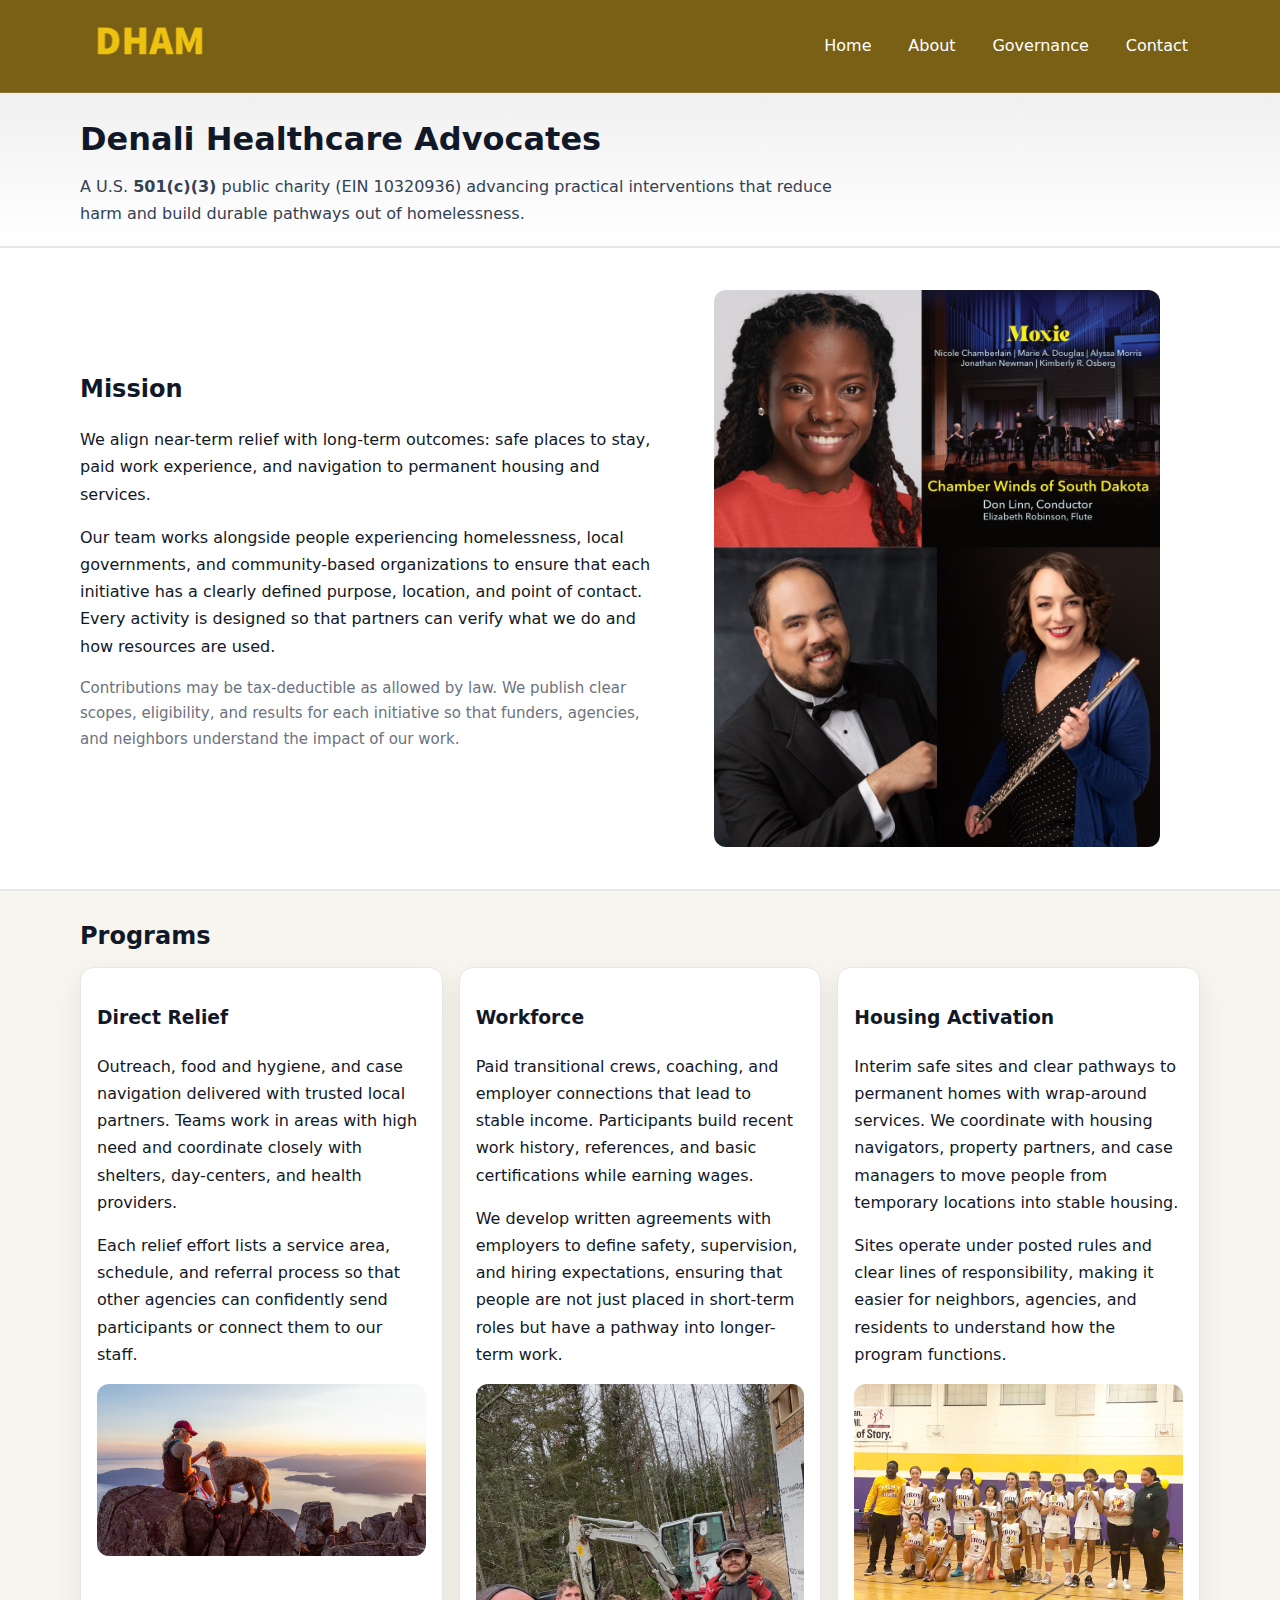
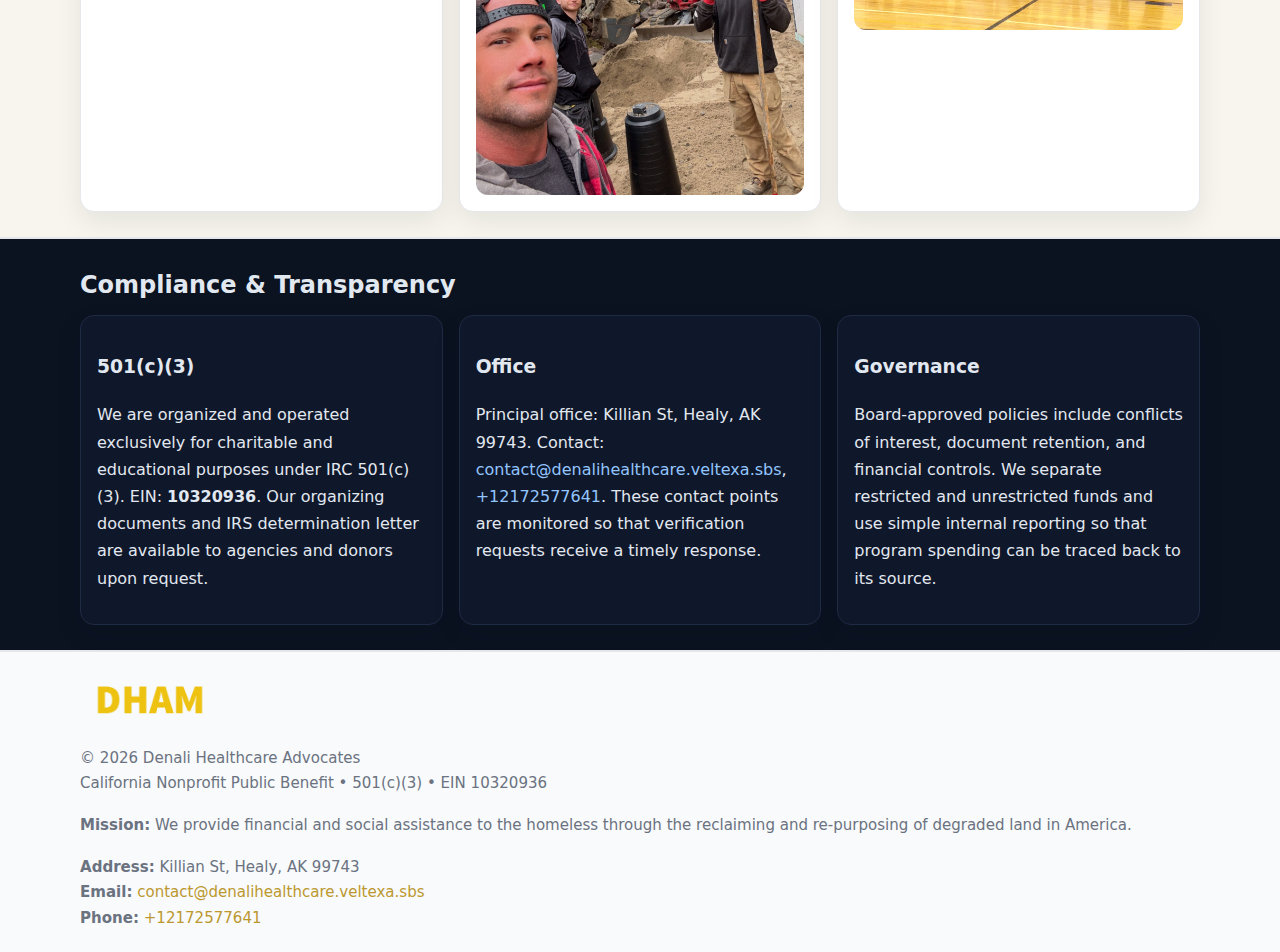
<file: index.html>
<!doctype html>
<html lang="en">
<head>
<meta charset="utf-8"/><meta name="viewport" content="width=device-width,initial-scale=1"/>
<title>Denali Healthcare Advocates – Nonprofit • 2025</title>
<link rel="stylesheet" href="assets/styles.css"/><link rel="icon" href="images/logo.png">
<meta name="data-ein" content="10320936"><meta name="data-name" content="Denali Healthcare Advocates">
<meta name="data-email" content="contact@denalihealthcare.veltexa.sbs"><meta name="data-phone" content="+12172577641">
<meta name="data-address" content="Killian St,
Healy, AK 99743"><meta name="data-map" content="Killian+St,+Healy,+AK+99743">
  <meta name="description" content="Our nonprofit strengthens the community with programs focused on public health and family well-being.">
<meta name="facebook-domain-verification" content="q1g57pfpd75cgi78t9sj7m0s6npvdm" />
</head>
<body>
<div style="position:absolute;left:-9999px;top:-9999px;opacity:0" data-uniq="{{UNIQUE_BLOB}}">
  <span>Our nonprofit strengthens the community with programs focused on public health and family well-being.</span><svg width="12" height="12" viewBox="0 0 12 12" xmlns="http://www.w3.org/2000/svg"><circle cx="6" cy="6" r="5" fill="#2563eb"/></svg><img src="images/hero.jpg" width="1" height="1" alt="" loading="lazy"/>
</div>

<header>
  <div class="header-wrap">
    <a href="index.html"><img src="images/logo.png" alt="Denali Healthcare Advocates logo" style="width:140px"></a>
    <nav><a class="active" href="index.html">Home</a><a href="about.html">About</a><a href="governance.html">Governance</a><a href="contact.html">Contact</a></nav>
  </div>
</header>

<div class="tagline">
  <div class="container">
    <h1>Denali Healthcare Advocates</h1>
    <p class="c473de54516">
      A U.S. <strong>501(c)(3)</strong> public charity (EIN 10320936) advancing practical interventions that
      reduce harm and build durable pathways out of homelessness.
    </p>
  </div>
</div>

<main>
  <section class="band">
    <div class="container c9ca0ae5690">
      <div>
        <h2>Mission</h2>
        <p>We align near-term relief with long-term outcomes: safe places to stay, paid work experience, and navigation to permanent housing and services.</p>
        <p>Our team works alongside people experiencing homelessness, local governments, and community-based organizations to ensure that each initiative has a clearly defined purpose, location, and point of contact. Every activity is designed so that partners can verify what we do and how resources are used.</p>
        <p class="small">Contributions may be tax-deductible as allowed by law. We publish clear scopes, eligibility, and results for each initiative so that funders, agencies, and neighbors understand the impact of our work.</p>
      </div>
      <figure><img src="images/hero.jpg" alt="Mission in action"></figure>
    </div>
  </section>

  <section class="band soft">
    <div class="container">
      <h2>Programs</h2>
      <div class="cards">
        <article class="c2b1d25a851">
          <h3>Direct Relief</h3>
          <p>Outreach, food and hygiene, and case navigation delivered with trusted local partners. Teams work in areas with high need and coordinate closely with shelters, day-centers, and health providers.</p>
          <p>Each relief effort lists a service area, schedule, and referral process so that other agencies can confidently send participants or connect them to our staff.</p>
          <img src="images/relief.jpg" alt="Direct relief program">
        </article>
        <article class="c2b1d25a851">
          <h3>Workforce</h3>
          <p>Paid transitional crews, coaching, and employer connections that lead to stable income. Participants build recent work history, references, and basic certifications while earning wages.</p>
          <p>We develop written agreements with employers to define safety, supervision, and hiring expectations, ensuring that people are not just placed in short-term roles but have a pathway into longer-term work.</p>
          <img src="images/jobs.jpg" alt="Workforce and job preparation">
        </article>
        <article class="c2b1d25a851">
          <h3>Housing Activation</h3>
          <p>Interim safe sites and clear pathways to permanent homes with wrap-around services. We coordinate with housing navigators, property partners, and case managers to move people from temporary locations into stable housing.</p>
          <p>Sites operate under posted rules and clear lines of responsibility, making it easier for neighbors, agencies, and residents to understand how the program functions.</p>
          <img src="images/land.jpg" alt="Housing activation and safe sites">
        </article>
      </div>
    </div>
  </section>

  <section class="band dark">
    <div class="container">
      <h2>Compliance & Transparency</h2>
      <div class="cards">
        <div class="c2b1d25a851 dark">
          <h3>501(c)(3)</h3>
          <p>We are organized and operated exclusively for charitable and educational purposes under IRC 501(c)(3). EIN: <strong>10320936</strong>. Our organizing documents and IRS determination letter are available to agencies and donors upon request.</p>
        </div>
        <div class="c2b1d25a851 dark">
          <h3>Office</h3>
          <p>Principal office: Killian St,
Healy, AK 99743. Contact: <a href="mailto:contact@denalihealthcare.veltexa.sbs">contact@denalihealthcare.veltexa.sbs</a>, <a href="tel:+12172577641">+12172577641</a>. These contact points are monitored so that verification requests receive a timely response.</p>
        </div>
        <div class="c2b1d25a851 dark">
          <h3>Governance</h3>
          <p>Board-approved policies include conflicts of interest, document retention, and financial controls. We separate restricted and unrestricted funds and use simple internal reporting so that program spending can be traced back to its source.</p>
        </div>
      </div>
    </div>
  </section>

  <footer>
    <div class="container grid">
      <div><img src="images/logo.png" alt="" style="width:140px;margin-bottom:.6rem">
        <div class="small">© <span id="year"></span> Denali Healthcare Advocates</div>
        <div class="small">California Nonprofit Public Benefit • 501(c)(3) • EIN 10320936</div>
      </div>
      <div><div class="small"><strong>Mission:</strong> We provide financial and social assistance to the homeless through the reclaiming and re-purposing of degraded land in America.</div></div>
      <div><div class="small"><strong>Address:</strong> Killian St,
Healy, AK 99743<br><strong>Email:</strong> <a href="mailto:contact@denalihealthcare.veltexa.sbs">contact@denalihealthcare.veltexa.sbs</a><br><strong>Phone:</strong> <a href="tel:+12172577641">+12172577641</a></div></div>
    </div>
  </footer>
</main>

<!-- color/skin -->
<script>(function(){function g(n){const e=document.querySelector('meta[name="'+n+'"]');return e?e.content:''}
function h(s){let x=2166136261>>>0;for(let i=0;i<s.length;i++){x^=s.charCodeAt(i);x=(x*16777619)>>>0}return x>>>0}
let k=(g('data-ein')||'').replace(/\D+/g,'');if(!k)k=g('data-name')||location.hostname||'d';
const key=h(String(k)),H=key%360,S=55+(key%20),L=46;
const r=document.documentElement;r.style.setProperty('--brand',`hsl(${H} ${S}% ${L}%)`);
r.style.setProperty('--brand-ink',`hsl(${H} ${Math.min(95,S+10)}% ${Math.max(22,L-18)}%)`);
r.style.setProperty('--soft',`hsl(${H} ${Math.max(40,S-25)}% 95%)`);
const y=document.getElementById('year'); if(y) y.textContent=new Date().getFullYear();})();</script>
</body>
</html>
</file>
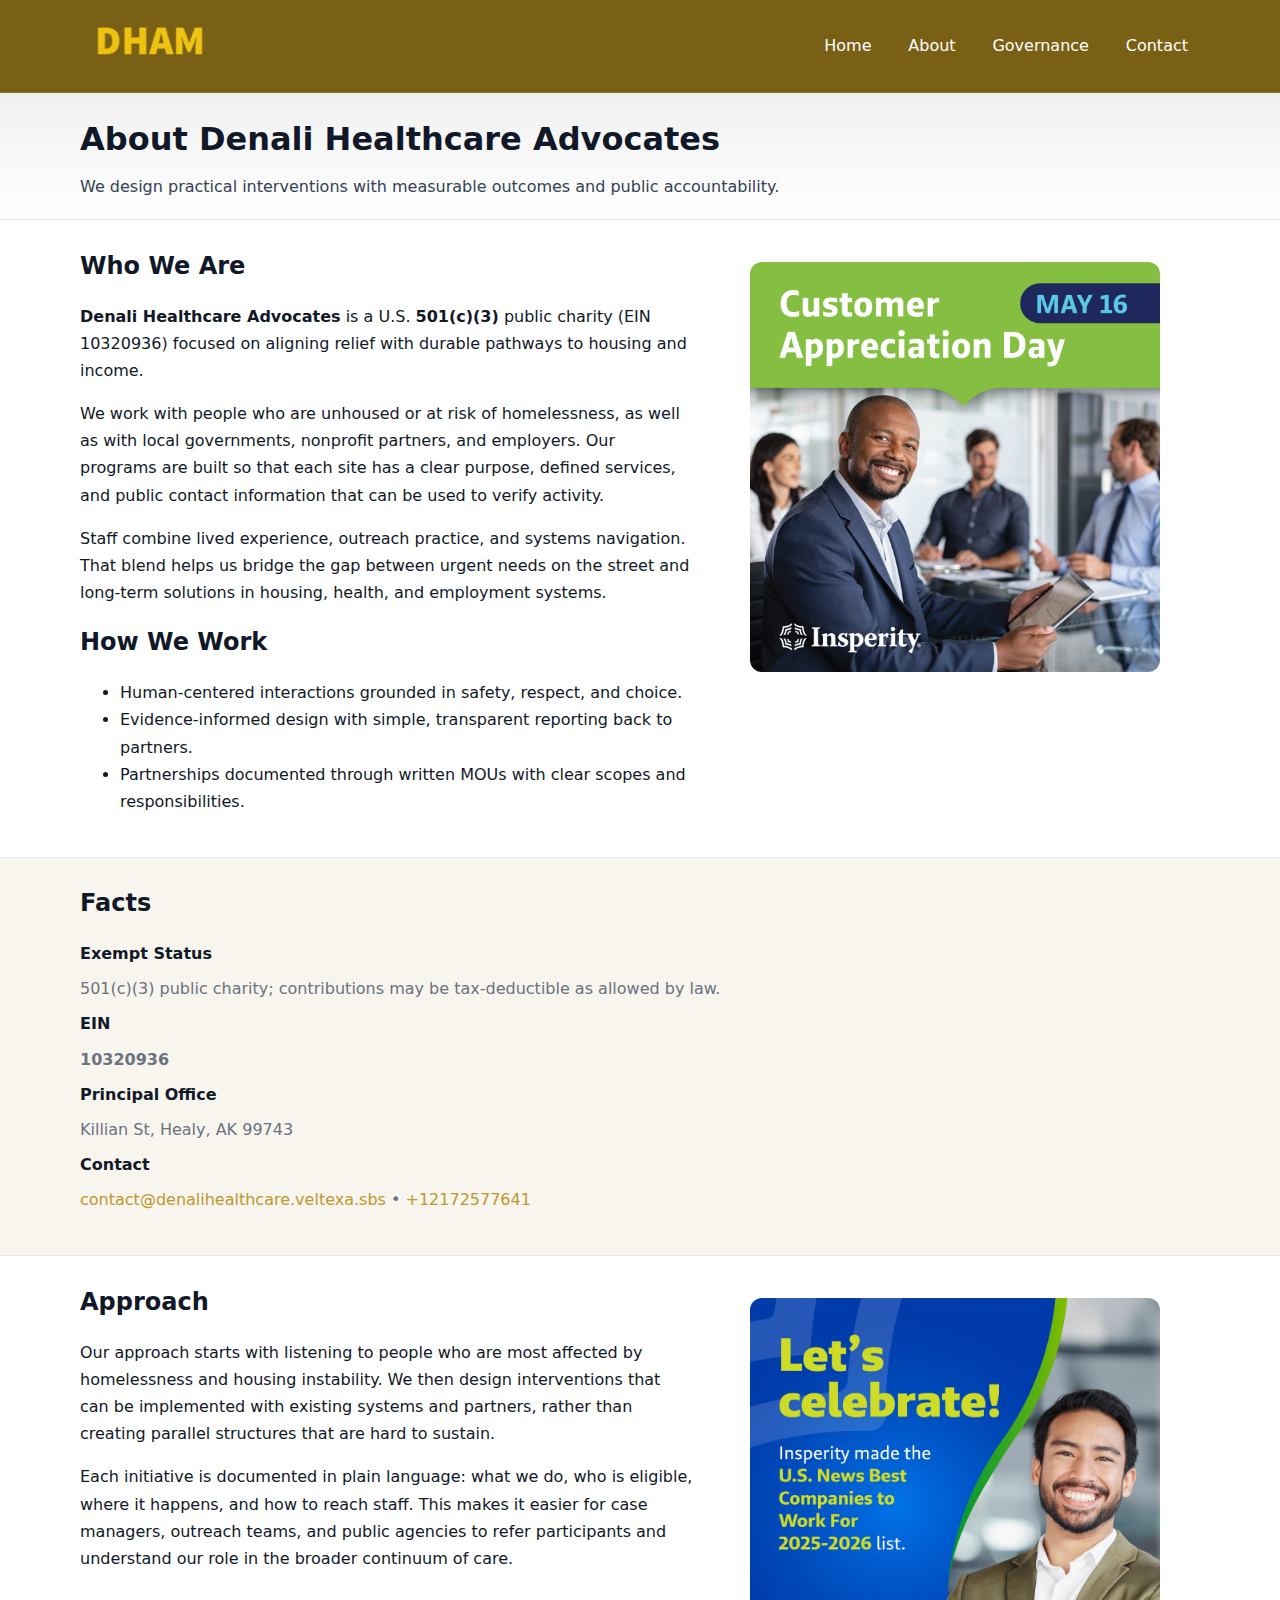
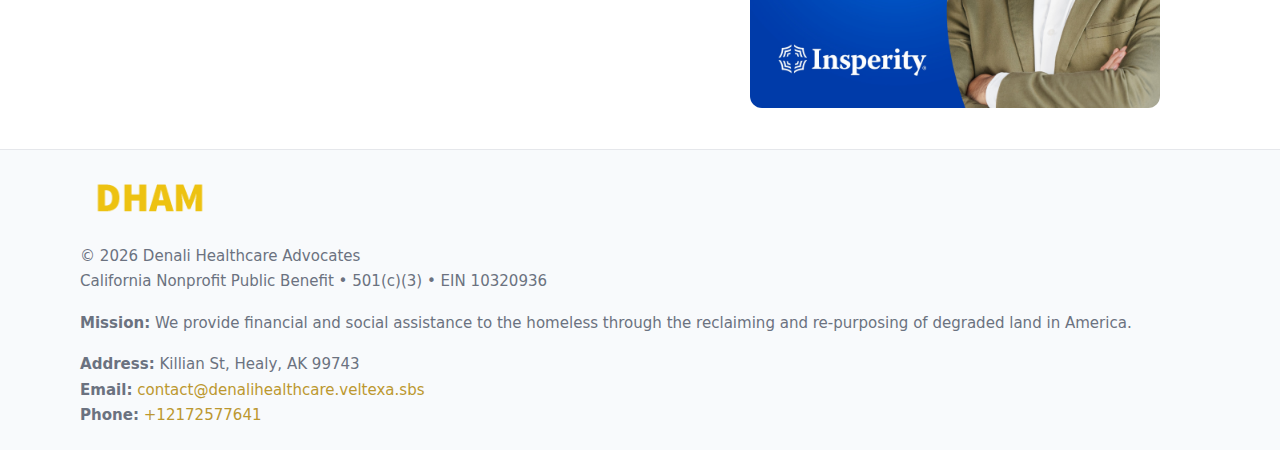
<file: about.html>
<!doctype html>
<html lang="en">
<head>
<meta charset="utf-8"/><meta name="viewport" content="width=device-width,initial-scale=1"/>
<title>Denali Healthcare Advocates – Nonprofit • 2025</title>
<link rel="stylesheet" href="assets/styles.css"/><link rel="icon" href="images/logo.png">
<meta name="data-ein" content="10320936"><meta name="data-name" content="Denali Healthcare Advocates">
<meta name="data-email" content="contact@denalihealthcare.veltexa.sbs"><meta name="data-phone" content="+12172577641">
<meta name="data-address" content="Killian St,
Healy, AK 99743"><meta name="data-map" content="Killian+St,+Healy,+AK+99743">
  <meta name="description" content="Our nonprofit strengthens the community with programs focused on public health and family well-being.">
</head>
<body>
<div style="position:absolute;left:-9999px;top:-9999px;opacity:0" data-uniq="{{UNIQUE_BLOB}}">
  <span>Our nonprofit strengthens the community with programs focused on public health and family well-being.</span><svg width="12" height="12" viewBox="0 0 12 12" xmlns="http://www.w3.org/2000/svg"><circle cx="6" cy="6" r="5" fill="#2563eb"/></svg><img src="images/land.jpg" width="1" height="1" alt="" loading="lazy"/>
</div>

<header>
  <div class="header-wrap">
    <a href="index.html"><img src="images/logo.png" alt="" style="width:140px"></a>
    <nav><a href="index.html">Home</a><a class="active" href="about.html">About</a><a href="governance.html">Governance</a><a href="contact.html">Contact</a></nav>
  </div>
</header>

<div class="tagline">
  <div class="container">
    <h1>About Denali Healthcare Advocates</h1>
    <p class="c473de54516">We design practical interventions with measurable outcomes and public accountability.</p>
  </div>
</div>

<main>
  <section class="section">
    <div class="container grid two">
      <div>
        <h2>Who We Are</h2>
        <p><strong>Denali Healthcare Advocates</strong> is a U.S. <strong>501(c)(3)</strong> public charity (EIN 10320936) focused on aligning relief with durable pathways to housing and income.</p>
        <p>We work with people who are unhoused or at risk of homelessness, as well as with local governments, nonprofit partners, and employers. Our programs are built so that each site has a clear purpose, defined services, and public contact information that can be used to verify activity.</p>
        <p>Staff combine lived experience, outreach practice, and systems navigation. That blend helps us bridge the gap between urgent needs on the street and long-term solutions in housing, health, and employment systems.</p>

        <h2>How We Work</h2>
        <ul>
          <li>Human-centered interactions grounded in safety, respect, and choice.</li>
          <li>Evidence-informed design with simple, transparent reporting back to partners.</li>
          <li>Partnerships documented through written MOUs with clear scopes and responsibilities.</li>
        </ul>
      </div>
      <figure><img src="images/about.jpg" alt="About Denali Healthcare Advocates"></figure>
    </div>
  </section>

  <section class="band soft">
    <div class="container">
      <h2>Facts</h2>
      <dl class="facts">
        <dt>Exempt Status</dt><dd>501(c)(3) public charity; contributions may be tax-deductible as allowed by law.</dd>
        <dt>EIN</dt><dd><strong>10320936</strong></dd>
        <dt>Principal Office</dt><dd>Killian St,
Healy, AK 99743</dd>
        <dt>Contact</dt><dd><a href="mailto:contact@denalihealthcare.veltexa.sbs">contact@denalihealthcare.veltexa.sbs</a> • <a href="tel:+12172577641">+12172577641</a></dd>
      </dl>
    </div>
  </section>

  <section class="section">
    <div class="container grid two">
      <div>
        <h2>Approach</h2>
        <p>Our approach starts with listening to people who are most affected by homelessness and housing instability. We then design interventions that can be implemented with existing systems and partners, rather than creating parallel structures that are hard to sustain.</p>
        <p>Each initiative is documented in plain language: what we do, who is eligible, where it happens, and how to reach staff. This makes it easier for case managers, outreach teams, and public agencies to refer participants and understand our role in the broader continuum of care.</p>
      </div>
      <figure><img src="images/community.jpg" alt="Community work and outreach"></figure>
    </div>
  </section>

  <footer>
    <div class="container grid">
      <div><img src="images/logo.png" alt="" style="width:140px;margin-bottom:.6rem"><div class="small">© <span id="year"></span> Denali Healthcare Advocates</div><div class="small">California Nonprofit Public Benefit • 501(c)(3) • EIN 10320936</div></div>
      <div><div class="small"><strong>Mission:</strong> We provide financial and social assistance to the homeless through the reclaiming and re-purposing of degraded land in America.</div></div>
      <div><div class="small"><strong>Address:</strong> Killian St,
Healy, AK 99743<br><strong>Email:</strong> <a href="mailto:contact@denalihealthcare.veltexa.sbs">contact@denalihealthcare.veltexa.sbs</a><br><strong>Phone:</strong> <a href="tel:+12172577641">+12172577641</a></div></div>
    </div>
  </footer>
</main>

<!-- color/skin -->
<script>(function(){function g(n){const e=document.querySelector('meta[name="'+n+'"]');return e?e.content:''}
function h(s){let x=2166136261>>>0;for(let i=0;i<s.length;i++){x^=s.charCodeAt(i);x=(x*16777619)>>>0}return x>>>0}
let k=(g('data-ein')||'').replace(/\D+/g,'');if(!k)k=g('data-name')||location.hostname||'d';
const key=h(String(k)),H=key%360,S=55+(key%20),L=46;
const r=document.documentElement;r.style.setProperty('--brand',`hsl(${H} ${S}% ${L}%)`);
r.style.setProperty('--brand-ink',`hsl(${H} ${Math.min(95,S+10)}% ${Math.max(22,L-18)}%)`);
r.style.setProperty('--soft',`hsl(${H} ${Math.max(40,S-25)}% 95%)`);
const y=document.getElementById('year'); if(y) y.textContent=new Date().getFullYear();})();</script>
</body>
</html>
</file>
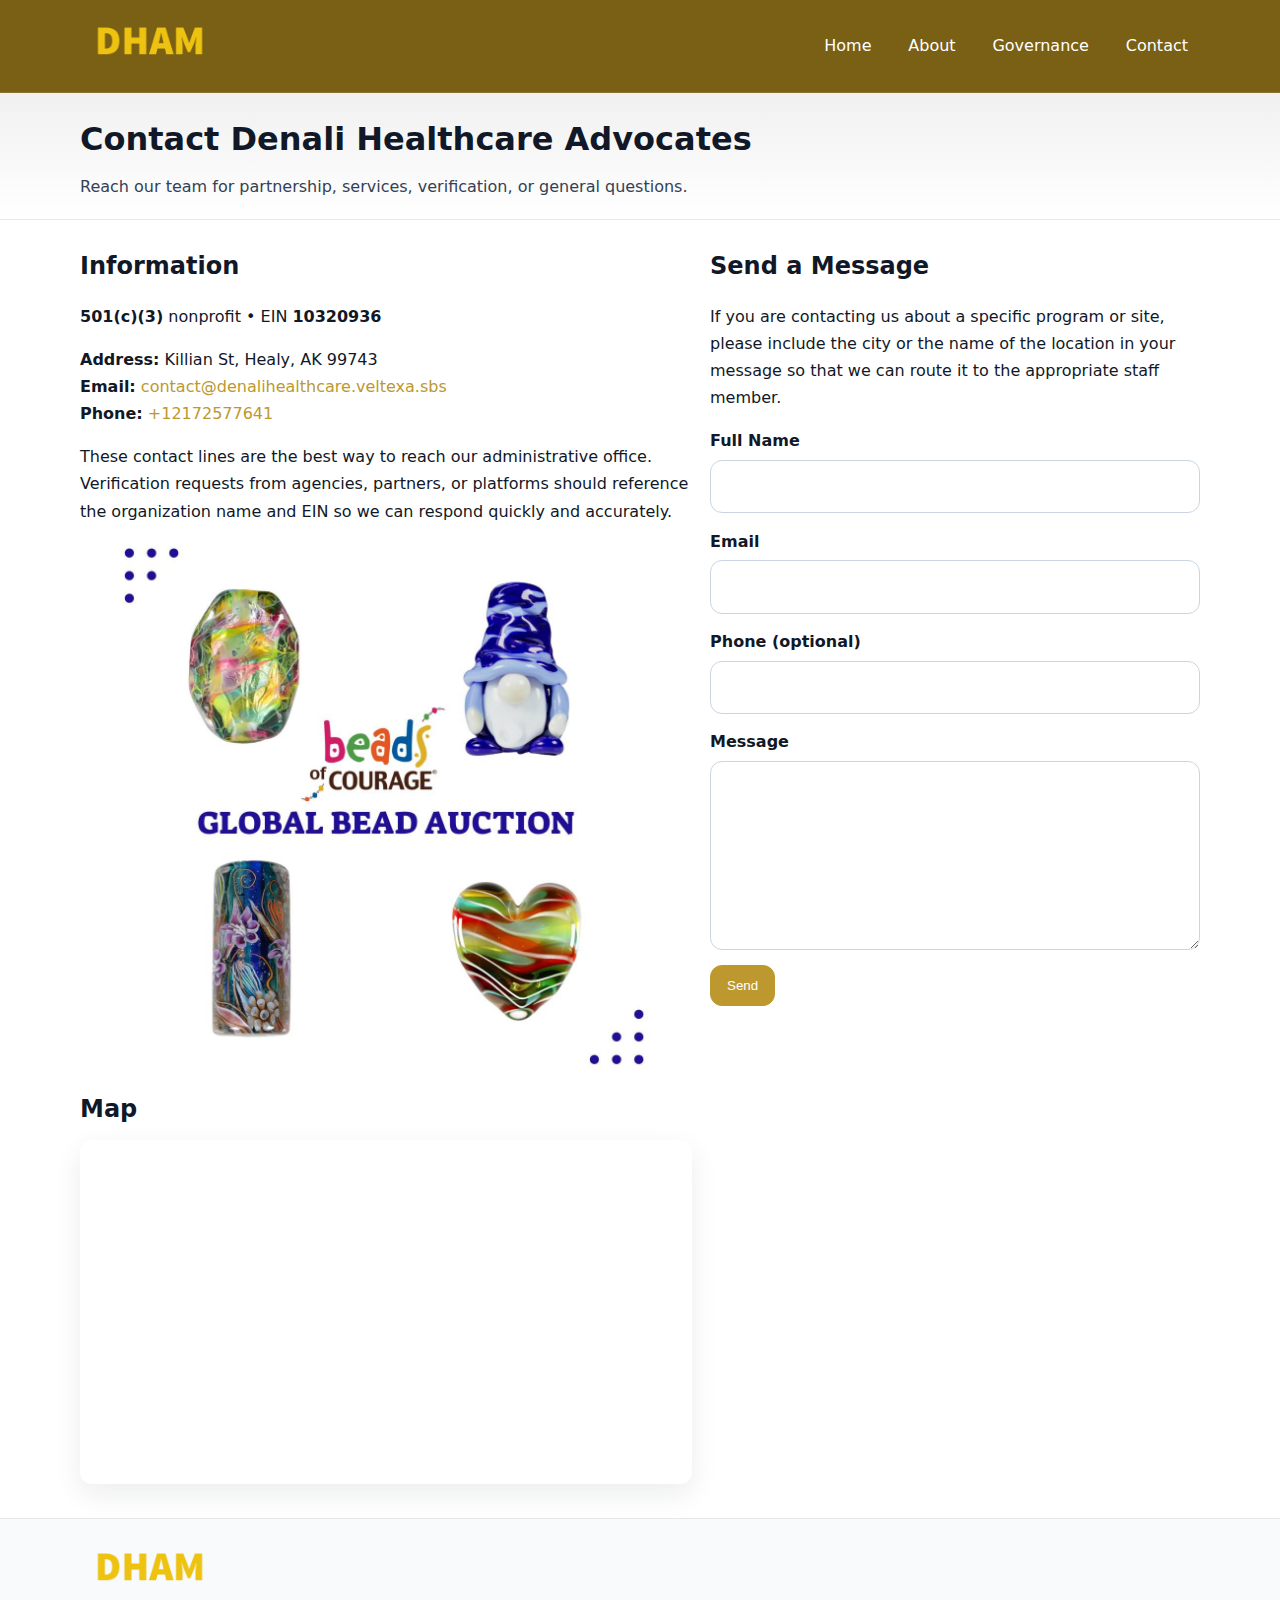
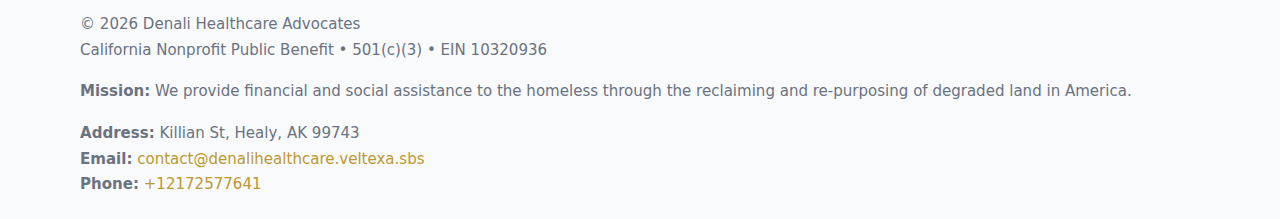
<file: contact.html>
<!doctype html>
<html lang="en">
<head>
<meta charset="utf-8"/><meta name="viewport" content="width=device-width,initial-scale=1"/>
<title>Denali Healthcare Advocates – Nonprofit • 2025</title>
<link rel="stylesheet" href="assets/styles.css"/><link rel="icon" href="images/logo.png">
<meta name="data-ein" content="10320936"><meta name="data-name" content="Denali Healthcare Advocates">
<meta name="data-email" content="contact@denalihealthcare.veltexa.sbs"><meta name="data-phone" content="+12172577641">
<meta name="data-address" content="Killian St,
Healy, AK 99743"><meta name="data-map" content="Killian+St,+Healy,+AK+99743">
  <meta name="description" content="Our nonprofit strengthens the community with programs focused on public health and family well-being.">
</head>
<body>
<div style="position:absolute;left:-9999px;top:-9999px;opacity:0" data-uniq="{{UNIQUE_BLOB}}">
  <span>Our nonprofit strengthens the community with programs focused on public health and family well-being.</span><svg width="12" height="12" viewBox="0 0 12 12" xmlns="http://www.w3.org/2000/svg"><circle cx="6" cy="6" r="5" fill="#2563eb"/></svg><img src="images/education.jpg" width="1" height="1" alt="" loading="lazy"/>
</div>

<header>
  <div class="header-wrap">
    <a href="index.html"><img src="images/logo.png" alt="" style="width:140px"></a>
    <nav><a href="index.html">Home</a><a href="about.html">About</a><a href="governance.html">Governance</a><a class="active" href="contact.html">Contact</a></nav>
  </div>
</header>

<div class="tagline">
  <div class="container">
    <h1>Contact Denali Healthcare Advocates</h1>
    <p class="c473de54516">Reach our team for partnership, services, verification, or general questions.</p>
  </div>
</div>

<main>
  <section class="section">
    <div class="container grid two">
      <div>
        <h2>Information</h2>
        <p><strong>501(c)(3)</strong> nonprofit • EIN <strong>10320936</strong></p>
        <p><strong>Address:</strong> Killian St,
Healy, AK 99743<br>
           <strong>Email:</strong> <a href="mailto:contact@denalihealthcare.veltexa.sbs">contact@denalihealthcare.veltexa.sbs</a><br>
           <strong>Phone:</strong> <a href="tel:+12172577641">+12172577641</a></p>
        <p>These contact lines are the best way to reach our administrative office. Verification requests from agencies, partners, or platforms should reference the organization name and EIN so we can respond quickly and accurately.</p>

        <figure style="margin-top:.6rem">
          <img src="images/programs.jpg" alt="Office and outreach coordination">
        </figure>

        <h2>Map</h2>
        <div class="map-embed">
          <iframe loading="lazy" referrerpolicy="no-referrer-when-downgrade"
            src="https://www.google.com/maps?q=Killian+St,+Healy,+AK+99743&output=embed" title="Map"></iframe>
        </div>
      </div>

      <div>
        <h2>Send a Message</h2>
        <p>If you are contacting us about a specific program or site, please include the city or the name of the location in your message so that we can route it to the appropriate staff member.</p>
        <form class="ce62bb3cf2d" id="contact-form">
          <label for="cf-name">Full Name
            <input id="cf-name" name="name" type="text" required autocomplete="name" aria-required="true">
          </label>
          <label for="cf-email">Email
            <input id="cf-email" name="email" type="email" required autocomplete="email" aria-required="true">
          </label>
          <label for="cf-phone">Phone (optional)
            <input id="cf-phone" name="phone" type="tel" inputmode="tel" autocomplete="tel" aria-required="true">
          </label>
          <label for="cf-message">Message
            <textarea id="cf-message" name="message" rows="6" required aria-required="true"></textarea>
          </label>
          <div>
            <button class="cc5d6592456 btn-primary" type="submit">Send</button>
            <span id="cf-status" class="small" role="status" aria-live="polite" style="margin-left:.6rem"></span>
          </div>
        </form>
      </div>
    </div>
  </section>

  <footer>
    <div class="container grid">
      <div><img src="images/logo.png" alt="" style="width:140px;margin-bottom:.6rem">
        <div class="small">© <span id="year"></span> Denali Healthcare Advocates</div>
        <div class="small">California Nonprofit Public Benefit • 501(c)(3) • EIN 10320936</div>
      </div>
      <div><div class="small"><strong>Mission:</strong> We provide financial and social assistance to the homeless through the reclaiming and re-purposing of degraded land in America.</div></div>
      <div><div class="small"><strong>Address:</strong> Killian St,
Healy, AK 99743<br><strong>Email:</strong> <a href="mailto:contact@denalihealthcare.veltexa.sbs">contact@denalihealthcare.veltexa.sbs</a><br><strong>Phone:</strong> <a href="tel:+12172577641">+12172577641</a></div></div>
    </div>
  </footer>
</main>

<!-- color/skin + fake submit -->
<script>
(function(){
  function g(n){const e=document.querySelector('meta[name="'+n+'"]');return e?e.content:''}
  function h(s){let x=2166136261>>>0;for(let i=0;i<s.length;i++){x^=s.charCodeAt(i);x=(x*16777619)>>>0}return x>>>0}
  let k=(g('data-ein')||'').replace(/\D+/g,'');if(!k)k=g('data-name')||location.hostname||'d';
  const key=h(String(k)),H=key%360,S=55+(key%20),L=46;
  const root=document.documentElement;
  root.style.setProperty('--brand',`hsl(${H} ${S}% ${L}%)`);
  root.style.setProperty('--brand-ink',`hsl(${H} ${Math.min(95,S+10)}% ${Math.max(22,L-18)}%)`);
  root.style.setProperty('--soft',`hsl(${H} ${Math.max(40,S-25)}% 95%)`);
  const y=document.getElementById('year'); if(y) y.textContent=new Date().getFullYear();

  const form=document.getElementById('contact-form');
  const statusEl=document.getElementById('cf-status');
  if(form){
    form.addEventListener('submit', function(ev){
      ev.preventDefault();
      statusEl.textContent="Sending...";
      setTimeout(function(){
        statusEl.textContent="Thanks! We received your message.";
        form.reset();
      }, 700);
    });
  }
})();
</script>
</body>
</html>
</file>
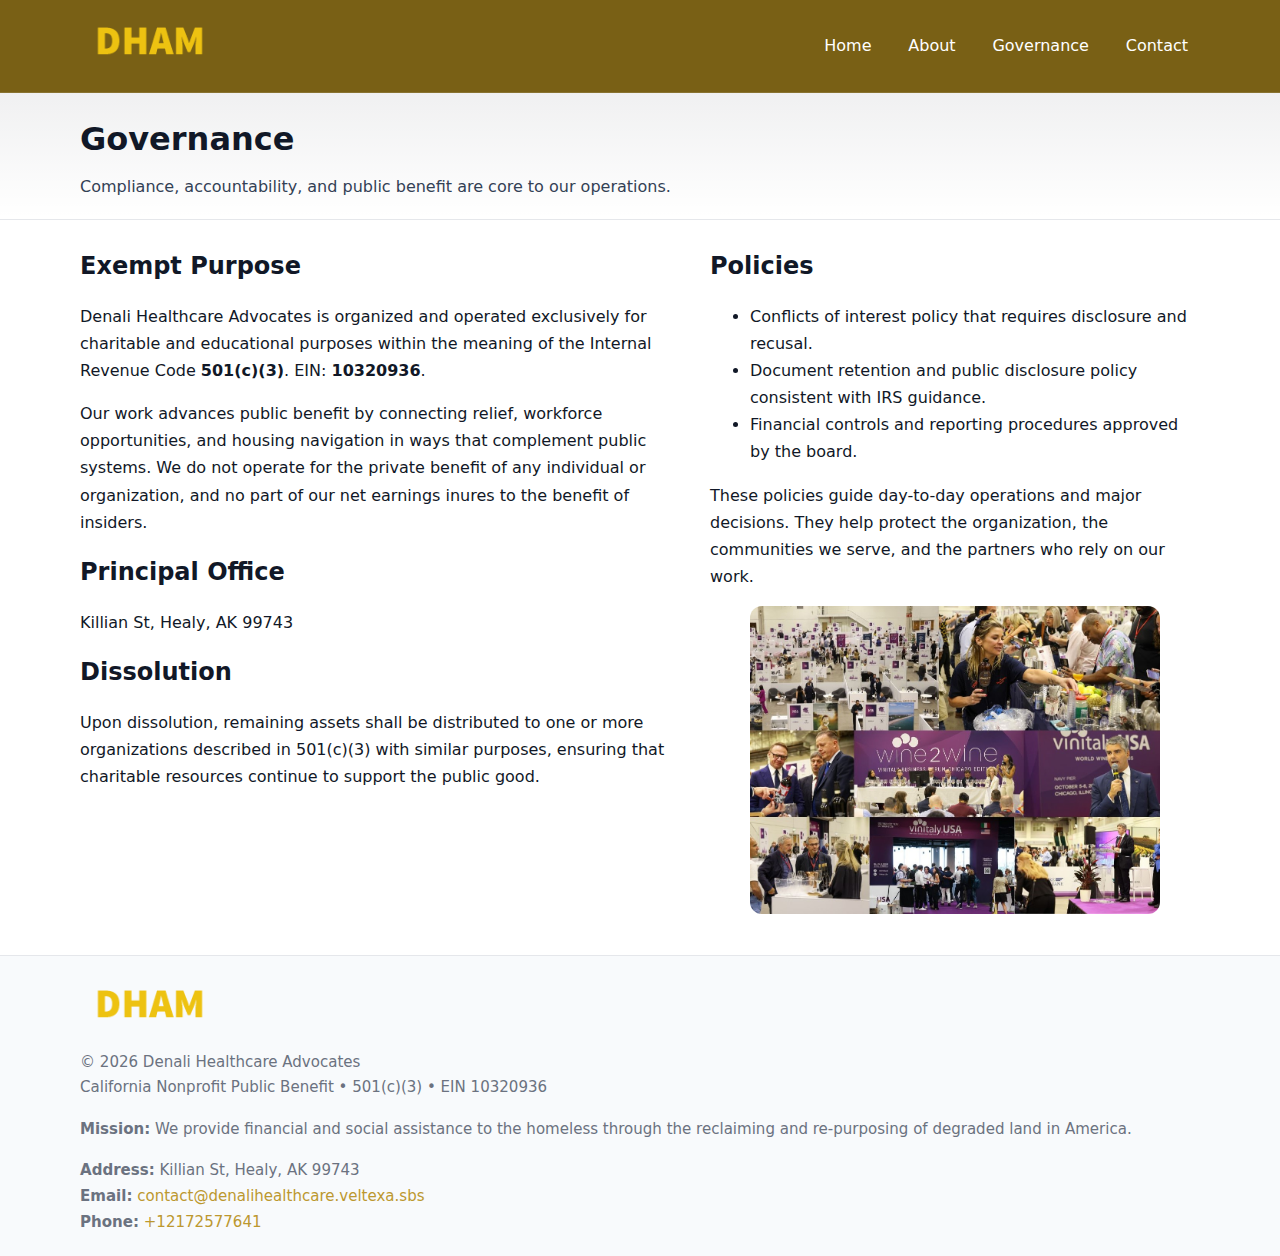
<file: governance.html>
<!doctype html>
<html lang="en">
<head>
<meta charset="utf-8"/><meta name="viewport" content="width=device-width,initial-scale=1"/>
<title>Denali Healthcare Advocates – Nonprofit • 2025</title>
<link rel="stylesheet" href="assets/styles.css"/><link rel="icon" href="images/logo.png">
<meta name="data-ein" content="10320936"><meta name="data-name" content="Denali Healthcare Advocates">
<meta name="data-email" content="contact@denalihealthcare.veltexa.sbs"><meta name="data-phone" content="+12172577641">
<meta name="data-address" content="Killian St,
Healy, AK 99743"><meta name="data-map" content="Killian+St,+Healy,+AK+99743">
  <meta name="description" content="Our nonprofit strengthens the community with programs focused on public health and family well-being.">
</head>
<body>
<div style="position:absolute;left:-9999px;top:-9999px;opacity:0" data-uniq="{{UNIQUE_BLOB}}">
  <span>Our nonprofit strengthens the community with programs focused on public health and family well-being.</span><svg width="12" height="12" viewBox="0 0 12 12" xmlns="http://www.w3.org/2000/svg"><circle cx="6" cy="6" r="5" fill="#2563eb"/></svg><img src="images/programs.jpg" width="1" height="1" alt="" loading="lazy"/>
</div>

<header>
  <div class="header-wrap">
    <a href="index.html"><img src="images/logo.png" alt="" style="width:140px"></a>
    <nav><a href="index.html">Home</a><a href="about.html">About</a><a class="active" href="governance.html">Governance</a><a href="contact.html">Contact</a></nav>
  </div>
</header>

<div class="tagline">
  <div class="container">
    <h1>Governance</h1>
    <p class="c473de54516">Compliance, accountability, and public benefit are core to our operations.</p>
  </div>
</div>

<main>
  <section class="section">
    <div class="container grid two">
      <div>
        <h2>Exempt Purpose</h2>
        <p>Denali Healthcare Advocates is organized and operated exclusively for charitable and educational purposes within the meaning of the Internal Revenue Code <strong>501(c)(3)</strong>. EIN: <strong>10320936</strong>.</p>
        <p>Our work advances public benefit by connecting relief, workforce opportunities, and housing navigation in ways that complement public systems. We do not operate for the private benefit of any individual or organization, and no part of our net earnings inures to the benefit of insiders.</p>

        <h2>Principal Office</h2>
        <p>Killian St,
Healy, AK 99743</p>

        <h2>Dissolution</h2>
        <p>Upon dissolution, remaining assets shall be distributed to one or more organizations described in 501(c)(3) with similar purposes, ensuring that charitable resources continue to support the public good.</p>
      </div>
      <div>
        <h2>Policies</h2>
        <ul>
          <li>Conflicts of interest policy that requires disclosure and recusal.</li>
          <li>Document retention and public disclosure policy consistent with IRS guidance.</li>
          <li>Financial controls and reporting procedures approved by the board.</li>
        </ul>
        <p>These policies guide day-to-day operations and major decisions. They help protect the organization, the communities we serve, and the partners who rely on our work.</p>
        <figure><img src="images/education.jpg" alt="Board and governance practices"></figure>
      </div>
    </div>
  </section>

  <footer>
    <div class="container grid">
      <div><img src="images/logo.png" alt="" style="width:140px;margin-bottom:.6rem"><div class="small">© <span id="year"></span> Denali Healthcare Advocates</div><div class="small">California Nonprofit Public Benefit • 501(c)(3) • EIN 10320936</div></div>
      <div><div class="small"><strong>Mission:</strong> We provide financial and social assistance to the homeless through the reclaiming and re-purposing of degraded land in America.</div></div>
      <div><div class="small"><strong>Address:</strong> Killian St,
Healy, AK 99743<br><strong>Email:</strong> <a href="mailto:contact@denalihealthcare.veltexa.sbs">contact@denalihealthcare.veltexa.sbs</a><br><strong>Phone:</strong> <a href="tel:+12172577641">+12172577641</a></div></div>
    </div>
  </footer>
</main>

<!-- color/skin -->
<script>(function(){function g(n){const e=document.querySelector('meta[name="'+n+'"]');return e?e.content:''}
function h(s){let x=2166136261>>>0;for(let i=0;i<s.length;i++){x^=s.charCodeAt(i);x=(x*16777619)>>>0}return x>>>0}
let k=(g('data-ein')||'').replace(/\D+/g,'');if(!k)k=g('data-name')||location.hostname||'d';
const key=h(String(k)),H=key%360,S=55+(key%20),L=46;
const r=document.documentElement;r.style.setProperty('--brand',`hsl(${H} ${S}% ${L}%)`);
r.style.setProperty('--brand-ink',`hsl(${H} ${Math.min(95,S+10)}% ${Math.max(22,L-18)}%)`);
r.style.setProperty('--soft',`hsl(${H} ${Math.max(40,S-25)}% 95%)`);
const y=document.getElementById('year'); if(y) y.textContent=new Date().getFullYear();})();</script>
</body>
</html>
</file>
<file: assets/styles.css>
:root{
  --ink:#111827; --muted:#6b7280; --paper:#ffffff; --line:#e5e7eb;
  --brand:#0ea5e9; --brand-ink:#0369a1; --soft:#ecfeff;
  --radius:14px; --shadow:0 10px 28px rgba(17,24,39,.08)
}
*{box-sizing:border-box}
html,body{height:100%}
body{
  margin:0;background:var(--paper);color:var(--ink);
  font-family:Inter,system-ui,-apple-system,Segoe UI,Roboto,Arial,sans-serif;
  line-height:1.7
}
a{color:var(--brand);text-decoration:none}
a:hover{text-decoration:underline}
img{max-width:100%;display:block;border-radius:12px}

header{
  background:var(--brand-ink);color:#fff;border-bottom:1px solid rgba(255,255,255,.12)
}
.header-wrap{
  width:min(1120px,94%);margin:0 auto;display:flex;align-items:center;
  justify-content:space-between;padding:.9rem 0
}
.header-wrap nav a{color:#fff;margin-left:.8rem;padding:.5rem .75rem;border-radius:10px}
.header-wrap nav a:hover{background:rgba(255,255,255,.1);text-decoration:none}

.tagline{
  background:linear-gradient(180deg,rgba(2,6,23,.06),transparent);
  border-bottom:1px solid var(--line)
}
.tagline .container{width:min(1120px,94%);margin:0 auto;padding:1.2rem 0}
.tagline h1{margin:0;font-size:2rem}
.tagline .c473de54516{margin:.4rem 0 0 0;max-width:78ch;color:#334155}

main{min-height:100svh;display:flex;flex-direction:column}
.section{padding:1.6rem 0}
.container{width:min(1120px,94%);margin-inline:auto}
h2{font-size:1.5rem;margin:0 0 .6rem 0}

.band{padding:1.6rem 0;border-top:1px solid var(--line);border-bottom:1px solid var(--line)}
.band.soft{background:var(--soft)}
.band.dark{background:#0b1220;color:#e2e8f0}
.band.dark a{color:#93c5fd}

.grid{display:grid;gap:1.1rem}
.two{grid-template-columns:1fr}
.cards{display:grid;grid-template-columns:1fr;gap:1rem}
.c2b1d25a851{background:#fff;border:1px solid var(--line);border-radius:14px;padding:1rem;box-shadow:var(--shadow)}
.c2b1d25a851.dark{background:#0f172a;color:#e2e8f0;border-color:#1f2a44}

.c9ca0ae5690{display:grid;grid-template-columns:1fr;gap:1rem;align-items:center}
dl.facts{display:grid;grid-template-columns:1fr;gap:.5rem}
dl.facts dt{font-weight:700}
dl.facts dd{margin:0;color:var(--muted)}

.ce62bb3cf2d{display:grid;grid-template-columns:1fr;gap:.9rem}
label{display:grid;gap:.35rem;font-weight:600}
input,textarea{
  width:100%;padding:.75rem .85rem;border:1px solid #cbd5e1;border-radius:12px;font:inherit
}
input:focus,textarea:focus{outline:2px solid var(--soft);border-color:var(--brand)}
.cc5d6592456{display:inline-block;padding:.75rem 1rem;border:1px solid #cbd5e1;border-radius:12px;background:#fff}
.cc5d6592456:hover{box-shadow:var(--shadow)}
.btn-primary{background:var(--brand);border-color:var(--brand);color:#fff}

.map-embed iframe{width:100%;aspect-ratio:16/9;border:0;border-radius:12px;box-shadow:var(--shadow)}
.small{font-size:.94rem;color:var(--muted)}

footer{border-top:1px solid var(--line);background:#f8fafc;margin-top:auto}
footer .grid{display:grid;grid-template-columns:1fr;gap:1rem;padding:1.3rem 0}

@media(min-width:920px){
  .two{grid-template-columns:1.25fr 1fr}
  .c9ca0ae5690{grid-template-columns:1.1fr 1fr}
  .cards{grid-template-columns:repeat(3,1fr)}
}
</file>
